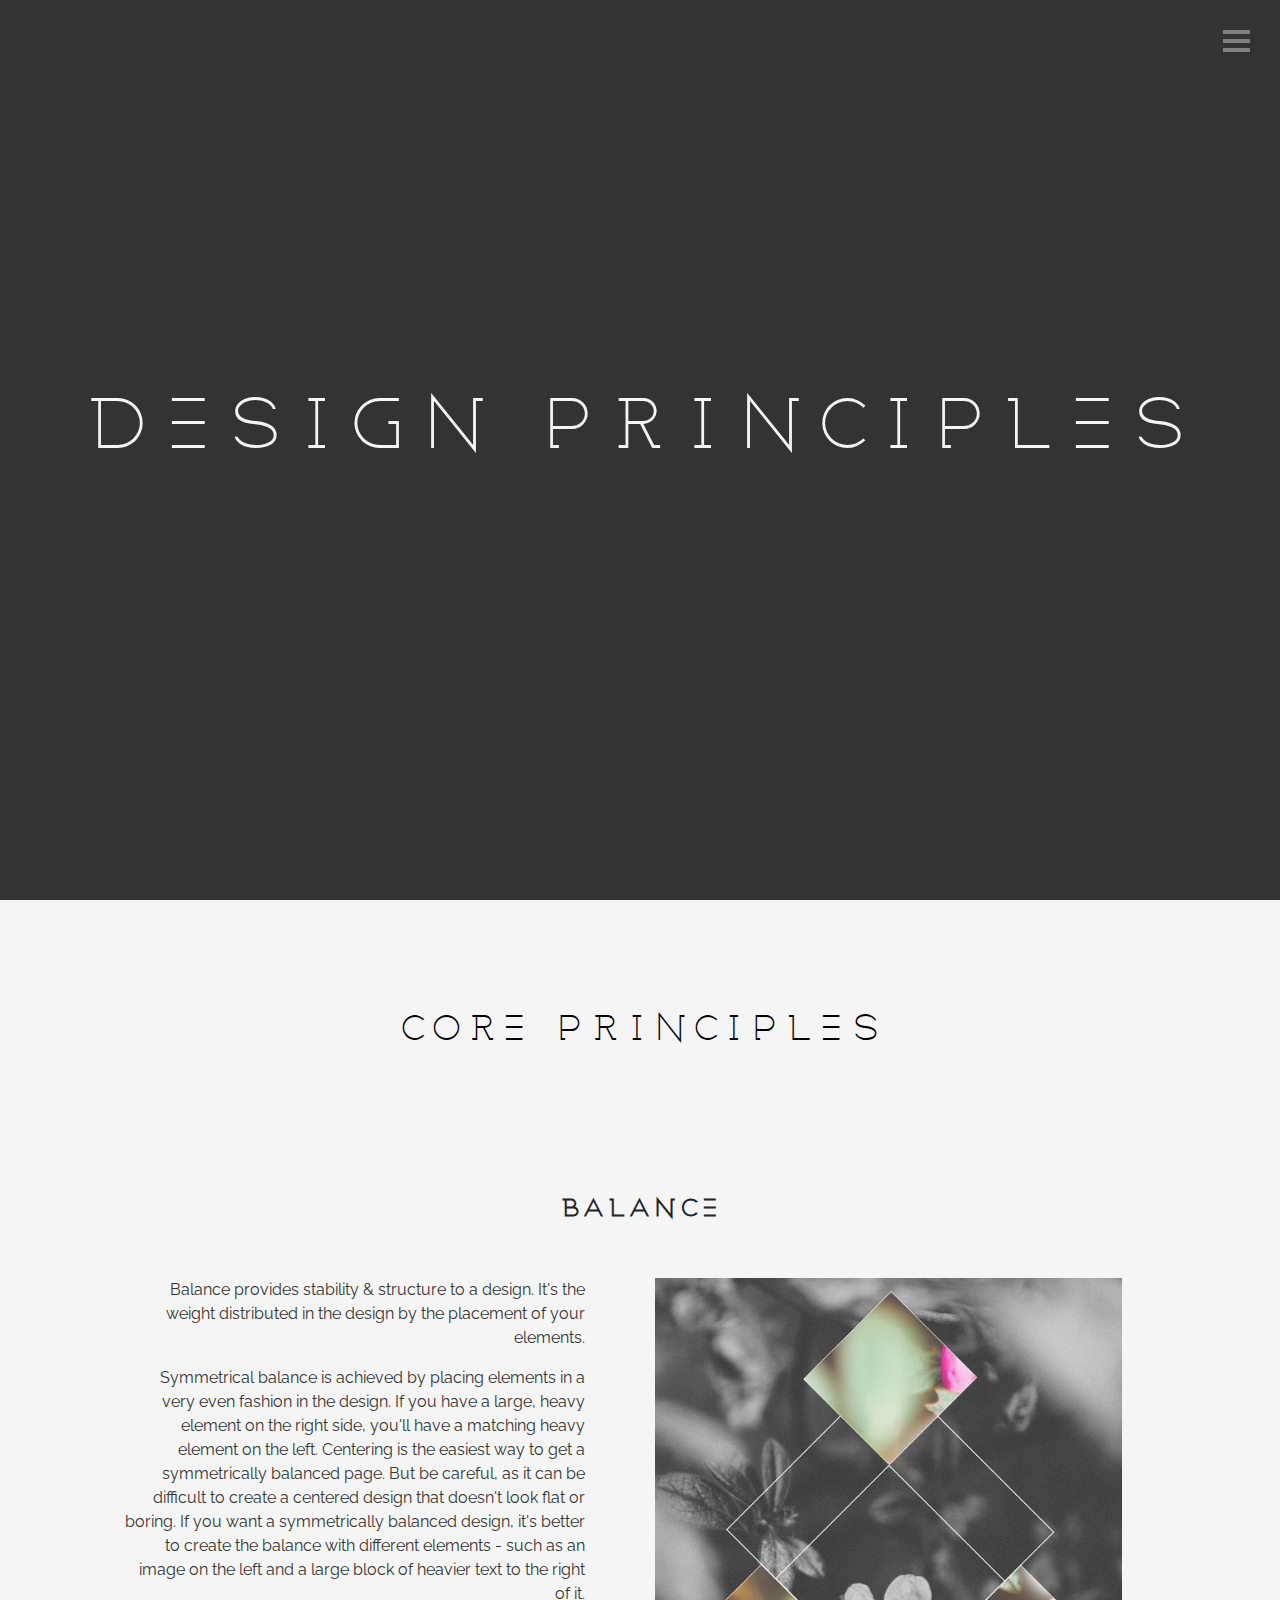
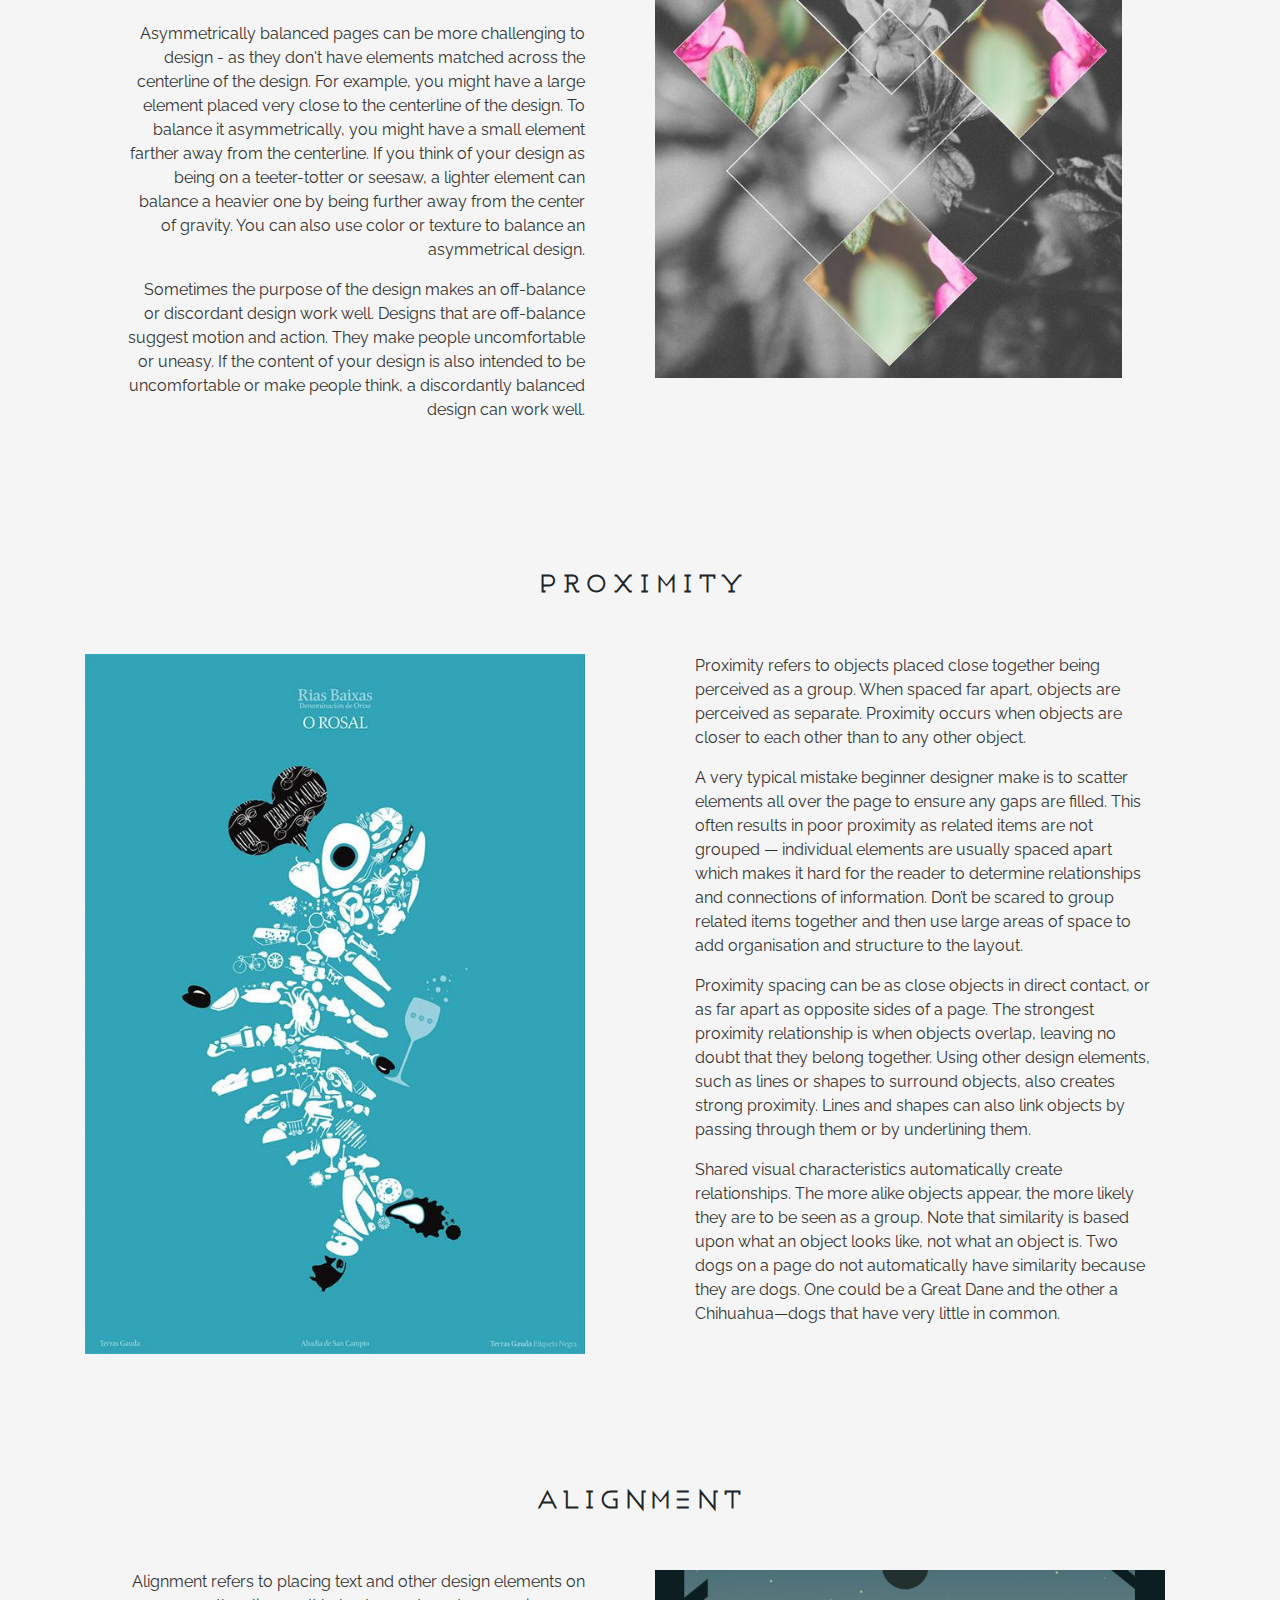
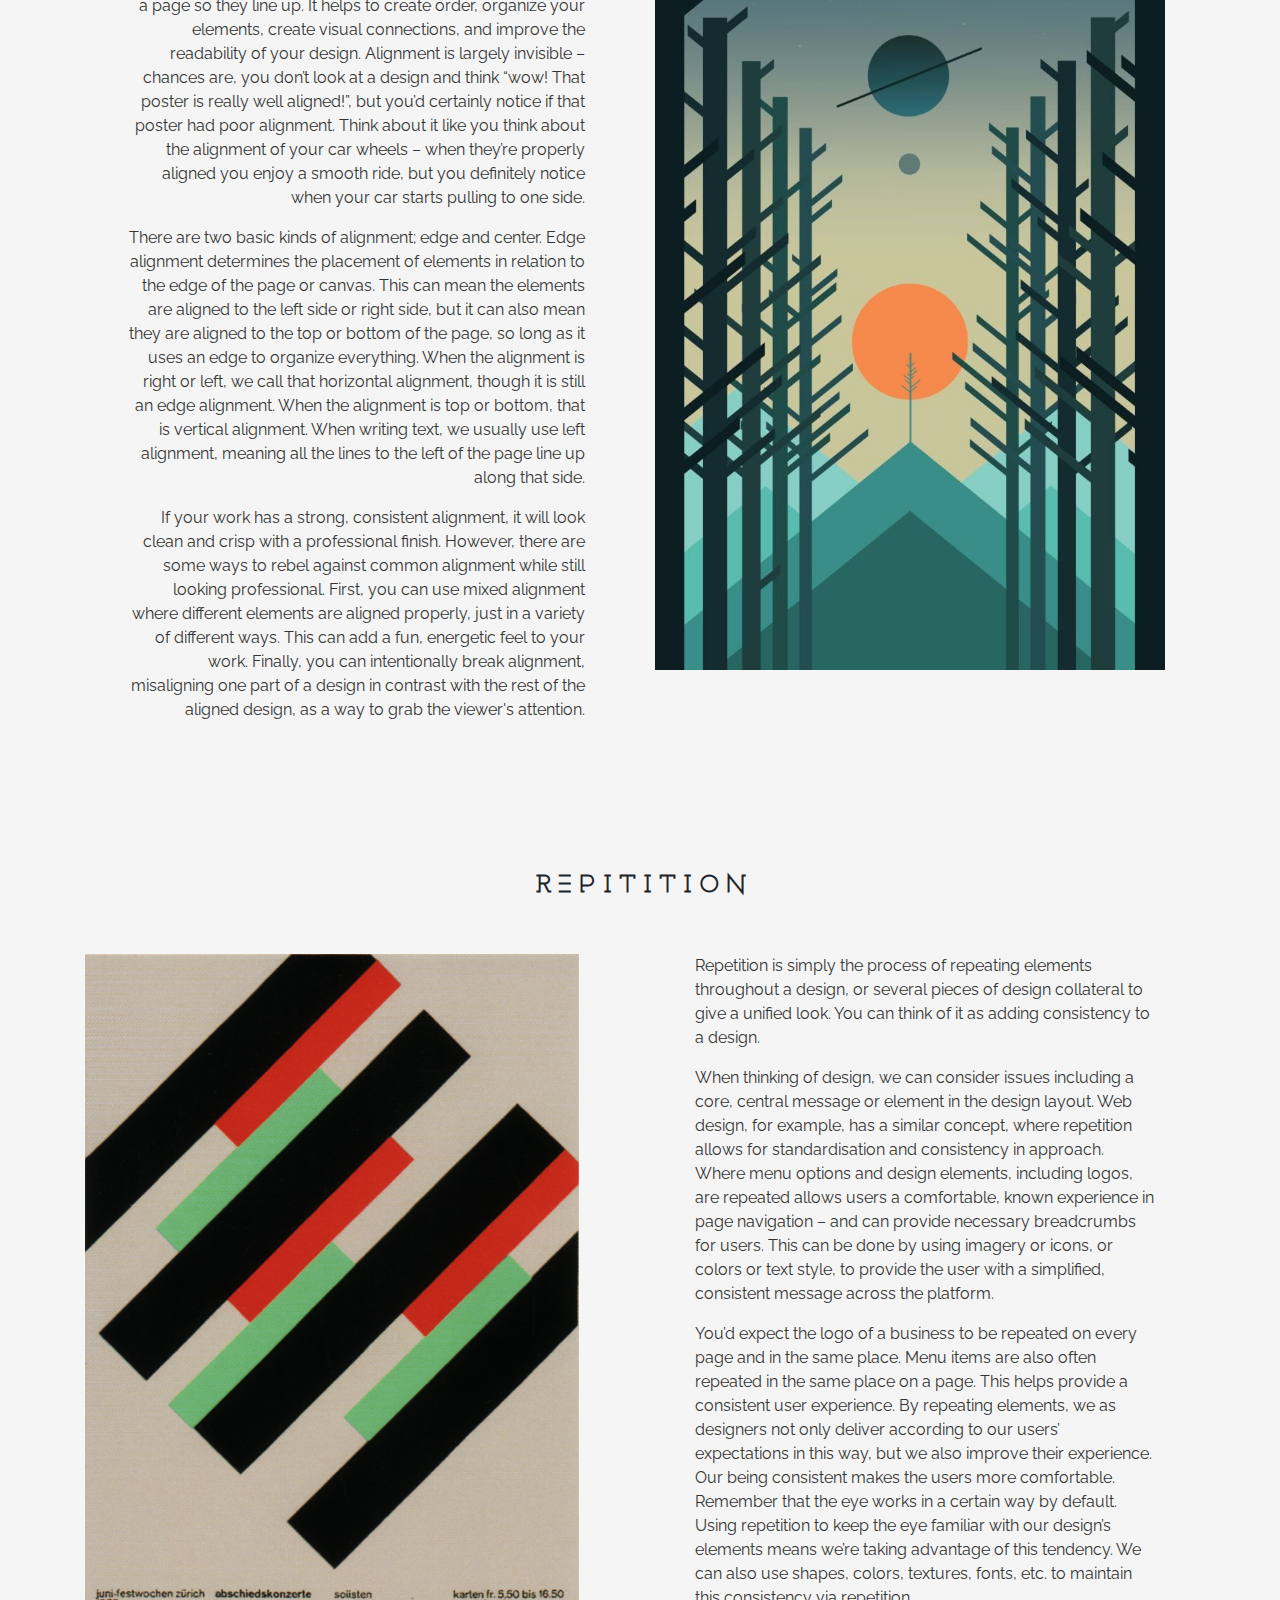
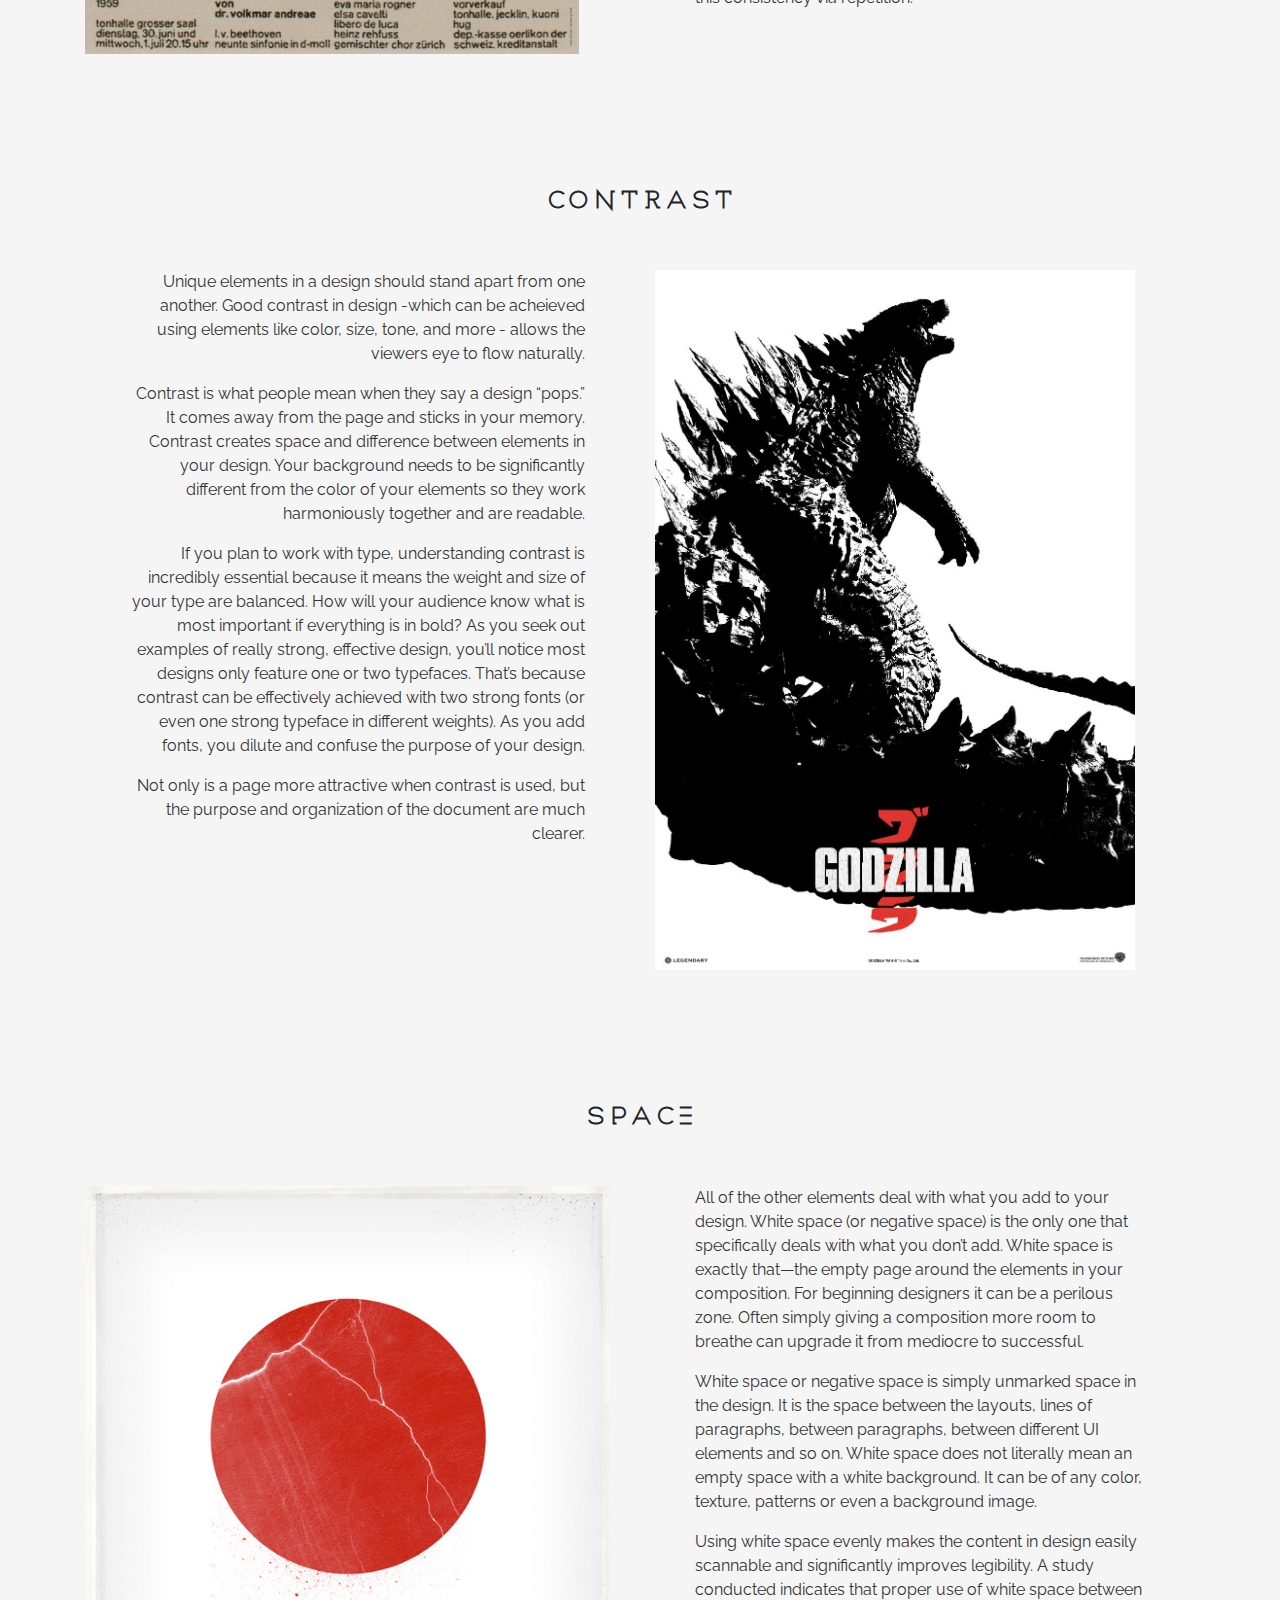
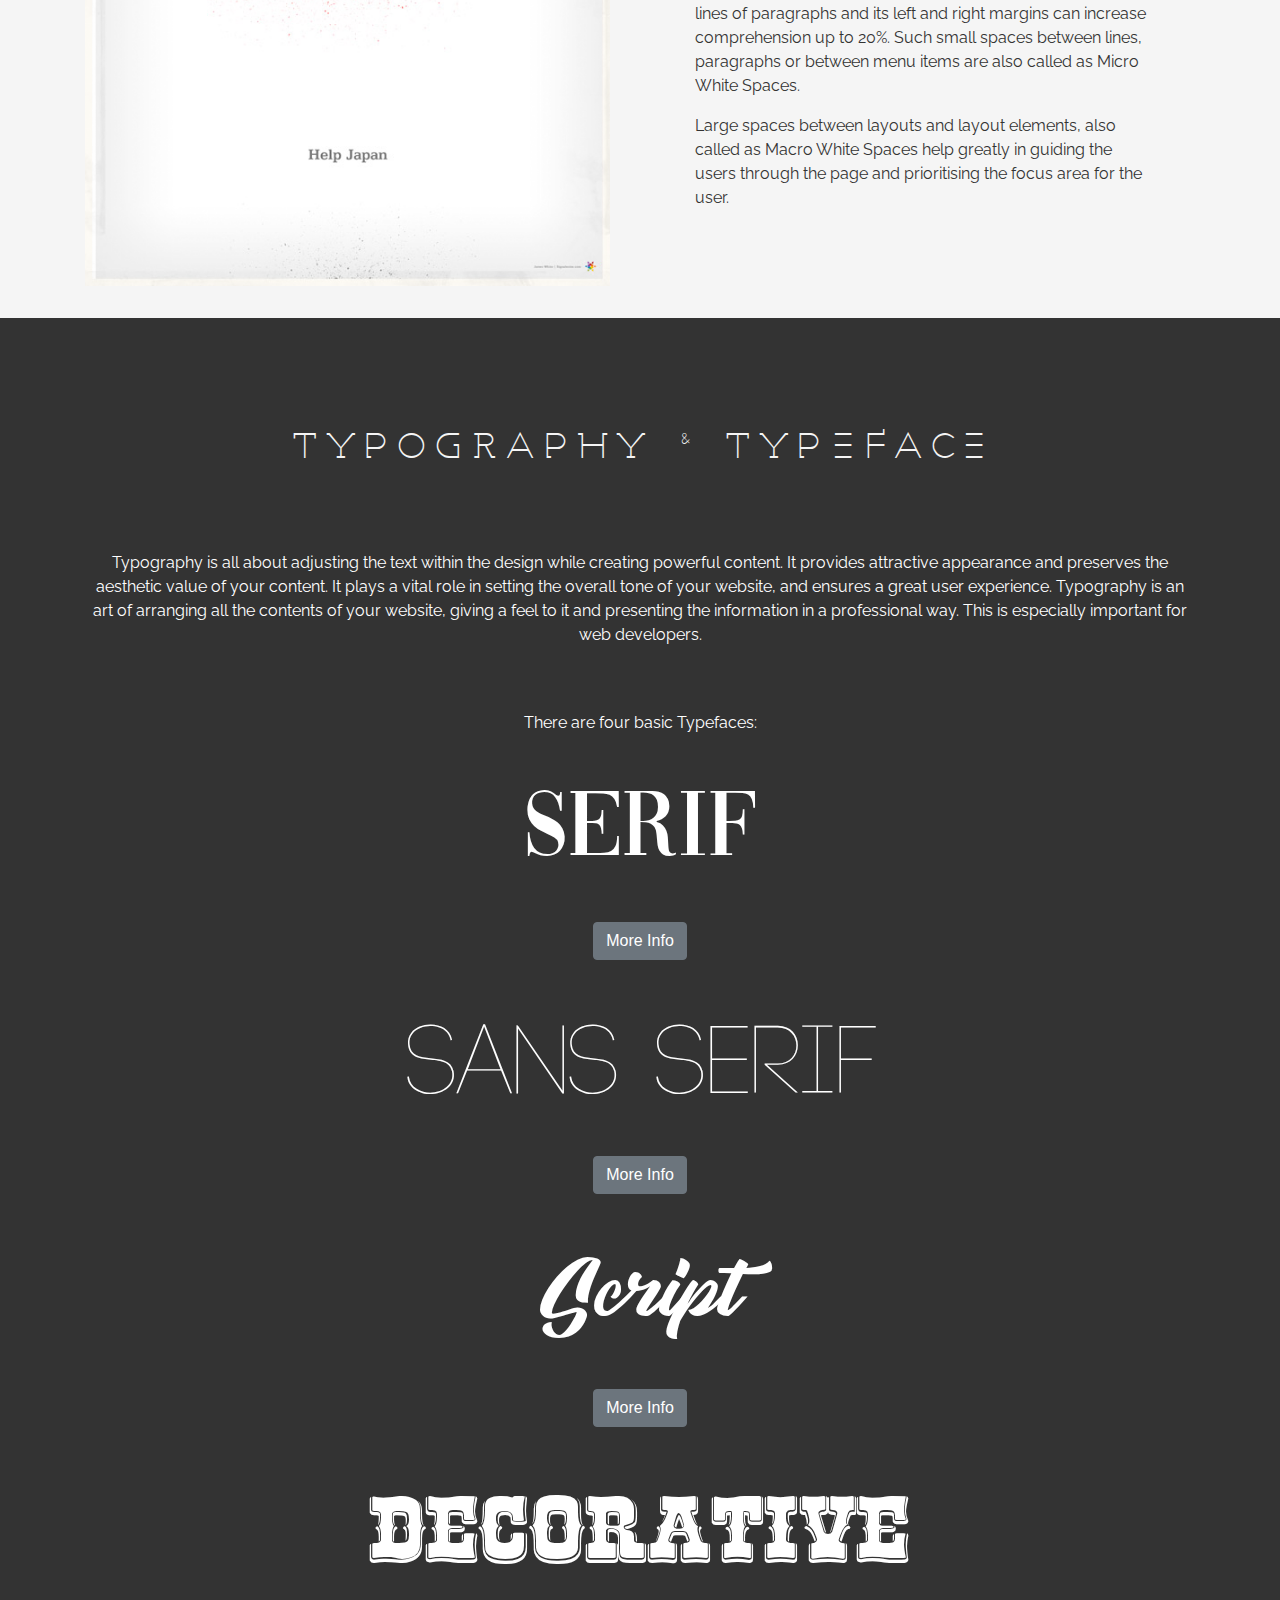
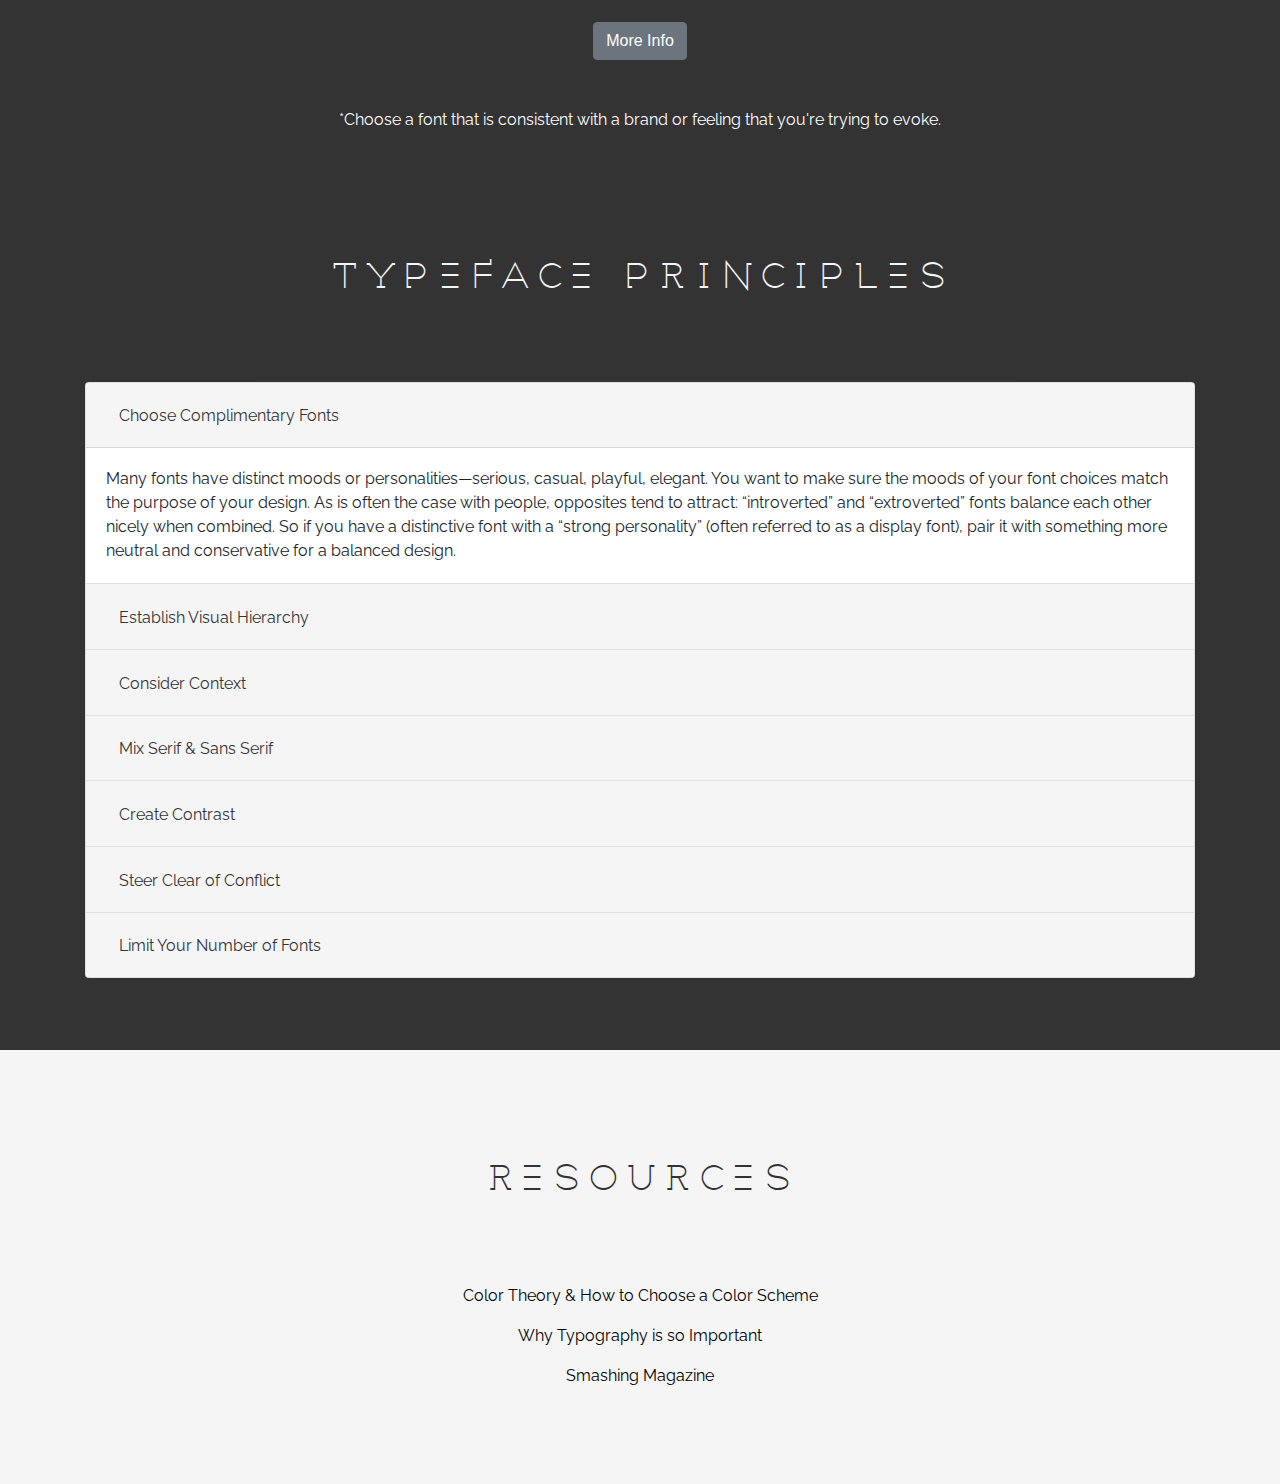
<file: public/index.html>
<!DOCTYPE html>
<html lang="en">

<head>
    <meta charset="UTF-8">
    <meta name="viewport" content="width=device-width, initial-scale=1.0">
    <meta http-equiv="X-UA-Compatible" content="ie=edge">
    <title>Design Principles</title>
    <link href="https://fonts.googleapis.com/css?family=Raleway" rel="stylesheet">
    <link rel="stylesheet" href="https://stackpath.bootstrapcdn.com/bootstrap/4.3.1/css/bootstrap.min.css"
        integrity="sha384-ggOyR0iXCbMQv3Xipma34MD+dH/1fQ784/j6cY/iJTQUOhcWr7x9JvoRxT2MZw1T" crossorigin="anonymous">
    <link rel="stylesheet" href="https://cdnjs.cloudflare.com/ajax/libs/animate.css/3.7.0/animate.min.css">
    <link rel="stylesheet" ref="text/css" href="main.css">
</head>

<body>

    <div class="header">

        <div class="wrapper">
            <h1 class="animted zoomIn">design principles</h1>
        </div>

        <div class="bars" id="nav-action">
            <span class="bar"></span>
        </div>

        <nav id="nav">
            <div class="full">
                <div class="dropdown">
                    <li><a href="#principles">principles</a></li>
                    <ul class="dropdown-content">
                        <li><a href="#balance-nav">balance</a></li>
                        <li><a href="#proximity-nav">proximity</a></li>
                        <li><a href="#alignment-nav">alignment</a></li>
                        <li><a href="#repitition-nav">repitition</a></li>
                        <li><a href="#contrast-nav">contrast</a></li>
                        <li><a href="#space-nav">space</a></li>
                    </ul>
                    <li><a href="#typeface">typeface</a></li>
                </div>
            </div>
        </nav>
    </div>


    <section class="core-principles" id="principles">
        <h1 class="core">core principles</h1>

        <br>
        <br>

        <p class="title" style="margin-bottom: 1.5em;" id="balance-nav"><strong>balance</strong></p>

        <div class="container">
            <div class="row">

                <div class="col-md-6">
                    <ul id="balance">
                        <li>
                            <p class="blurb">Balance provides stability & structure to a design. It's the weight
                                distributed in the
                                design by the placement of your elements.</p>
                            <p class="blurb">Symmetrical balance is achieved by placing elements in a very even fashion
                                in the
                                design. If you have a large, heavy element on the right side, you'll have a matching
                                heavy element
                                on the left. Centering is the easiest way to get a symmetrically balanced page. But be
                                careful, as
                                it can be difficult to create a centered design that doesn't look flat or boring. If you
                                want a
                                symmetrically balanced design, it's better to create the balance with different elements
                                - such as
                                an image on the left and a large block of heavier text to the right of it.</p>
                            <p class="blurb">Asymmetrically balanced pages can be more challenging to design - as they
                                don't have
                                elements matched across the centerline of the design. For example, you might have a
                                large element
                                placed very close to the centerline of the design. To balance it asymmetrically, you
                                might have a
                                small element farther away from the centerline. If you think of your design as being on
                                a
                                teeter-totter or seesaw, a lighter element can balance a heavier one by being further
                                away from the
                                center of gravity. You can also use color or texture to balance an asymmetrical design.
                            </p>
                            <p class="blurb">Sometimes the purpose of the design makes an off-balance or discordant
                                design work
                                well. Designs that are off-balance suggest motion and action. They make people
                                uncomfortable or
                                uneasy. If the content of your design is also intended to be uncomfortable or make
                                people think, a
                                discordantly balanced design can work well.</p>
                        </li>
                    </ul>
                </div>

                <!-- <div class="col-md-2"></div> -->

                <div class="col-md-6">
                    <img class="image" src="./images/balance.jpg">
                </div>

            </div>
        </div>

        <br>
        <br>
        <br>
        <br>
        <br>

        <p class="title" style="margin-bottom: 1.5em;" id="proximity-nav"><strong>proximity</strong></p>

        <div class="container">
            <div class="row">

                <div class="col-md-6">
                    <img class="image" src="./images/proxx.jpg">
                </div>

                <!-- <div class="col-md-2"></div> -->

                <div class="col-md-6">
                    <ul id="proximity">
                        <li>
                            <p class="blurb">Proximity refers to objects placed close together being perceived as a
                                group. When
                                spaced far apart, objects are perceived as separate. Proximity occurs when objects are
                                closer to
                                each other than to any other object.</p>
                            <p class="blurb">A very typical mistake beginner designer make is to scatter elements all
                                over the page
                                to ensure any gaps are filled. This often results in poor proximity as related items are
                                not grouped
                                — individual elements are usually spaced apart which makes it hard for the reader to
                                determine
                                relationships and connections of information. Don’t be scared to group related items
                                together and
                                then use large areas of space to add organisation and structure to the layout.</p>
                            <p class="blurb">Proximity spacing can be as close objects in direct contact, or as far
                                apart as
                                opposite sides of a page. The strongest proximity relationship is when objects overlap,
                                leaving no
                                doubt that they belong together. Using other design elements, such as lines or shapes to
                                surround
                                objects, also creates strong proximity. Lines and shapes can also link objects by
                                passing through
                                them or by underlining them.</p>
                            <p class="blurb">Shared visual characteristics automatically create relationships. The more
                                alike
                                objects appear, the more likely they are to be seen as a group. Note that similarity is
                                based upon
                                what an object looks like, not what an object is. Two dogs on a page do not
                                automatically have
                                similarity because they are dogs. One could be a Great Dane and the other a
                                Chihuahua—dogs that have
                                very little in common.</p>
                        </li>
                    </ul>
                </div>

            </div>
        </div>

        <br>
        <br>
        <br>
        <br>
        <br>

        <p class="title" style="margin-bottom: 1.5em;" id="alignment-nav"><strong>alignment</strong></p>

        <div class="container">
            <div class="row">

                <div class="col-md-6">
                    <ul id="alignment">
                        <li>
                            <p class="blurb">Alignment refers to placing text and other design elements on a page so
                                they line up.
                                It helps to create order, organize your elements, create visual connections, and improve
                                the
                                readability of your design. Alignment is largely invisible – chances are, you don’t look
                                at a design
                                and think “wow! That poster is really well aligned!”, but you’d certainly notice if that
                                poster had
                                poor alignment. Think about it like you think about the alignment of your car wheels –
                                when they’re
                                properly aligned you enjoy a smooth ride, but you definitely notice when your car starts
                                pulling to
                                one side.</p>
                            <p class="blurb">There are two basic kinds of alignment; edge and center. Edge alignment
                                determines the
                                placement of elements in relation to the edge of the page or canvas. This can mean the
                                elements are
                                aligned to the left side or right side, but it can also mean they are aligned to the top
                                or bottom
                                of the page, so long as it uses an edge to organize everything. When the alignment is
                                right or left,
                                we call that horizontal alignment, though it is still an edge alignment. When the
                                alignment is top
                                or bottom, that is vertical alignment. When writing text, we usually use left alignment,
                                meaning all
                                the lines to the left of the page line up along that side.</p>
                            <p class="blurb">If your work has a strong, consistent alignment, it will look clean and
                                crisp with a
                                professional finish. However, there are some ways to rebel against common alignment
                                while still
                                looking professional. First, you can use mixed alignment where different elements are
                                aligned
                                properly, just in a variety of different ways. This can add a fun, energetic feel to
                                your work.
                                Finally, you can intentionally break alignment, misaligning one part of a design in
                                contrast with
                                the rest of the aligned design, as a way to grab the viewer's attention.</p>
                        </li>
                    </ul>
                </div>

                <!-- <div class="col-md-2"></div> -->

                <div class="col-md-6">
                    <img class="image" src="./images/alignment.jpg">
                </div>

            </div>
        </div>

        <br>
        <br>
        <br>
        <br>
        <br>

        <p class="title" style="margin-bottom: 1.5em;" id="repitition-nav"><strong>repitition</strong></p>

        <div class="container">
            <div class="row">

                <div class="col-md-6">
                    <img class="image" src="./images/re.png">
                </div>

                <!-- <div class="col-md-2"></div> -->

                <div class="col-md-6">
                    <ul id="repitition">
                        <li>
                            <p class="blurb">Repetition is simply the process of repeating elements throughout a design,
                                or several
                                pieces of design collateral to give a unified look. You can think of it as adding
                                consistency to a
                                design.</p>
                            <p class="blurb">When thinking of design, we can consider issues including a core, central
                                message or
                                element in the design layout. Web design, for example, has a similar concept, where
                                repetition
                                allows for standardisation and consistency in approach. Where menu options and design
                                elements,
                                including logos, are repeated allows users a comfortable, known experience in page
                                navigation – and
                                can provide necessary breadcrumbs for users. This can be done by using imagery or icons,
                                or colors
                                or text style, to provide the user with a simplified, consistent message across the
                                platform.</p>
                            <p class="blurb">You’d expect the logo of a business to be repeated on every page and in the
                                same place.
                                Menu items are also often repeated in the same place on a page. This helps provide a
                                consistent user
                                experience. By repeating elements, we as designers not only deliver according to our
                                users’
                                expectations in this way, but we also improve their experience. Our being consistent
                                makes the users
                                more comfortable. Remember that the eye works in a certain way by default. Using
                                repetition to keep
                                the eye familiar with our design’s elements means we’re taking advantage of this
                                tendency. We can
                                also use shapes, colors, textures, fonts, etc. to maintain this consistency via
                                repetition.</p>
                        </li>
                    </ul>
                </div>

            </div>
        </div>

        <br>
        <br>
        <br>
        <br>
        <br>

        <p class="title" style="margin-bottom: 1.5em;" id="contrast-nav"><strong>contrast</strong></p>

        <div class="container">
            <div class="row">

                <div class="col-md-6">
                    <ul id="contrast">
                        <li>
                            <p class="blurb">Unique elements in a design should stand apart from one another. Good
                                contrast in
                                design -which can be acheieved using elements like color, size, tone, and more - allows
                                the viewers
                                eye to flow naturally.</p>
                            <p class="blurb">Contrast is what people mean when they say a design “pops.” It comes away
                                from the page
                                and sticks in your memory. Contrast creates space and difference between elements in
                                your design.
                                Your background needs to be significantly different from the color of your elements so
                                they work
                                harmoniously together and are readable.</p>
                            <p class="blurb">If you plan to work with type, understanding contrast is incredibly
                                essential because
                                it means the weight and size of your type are balanced. How will your audience know what
                                is most
                                important if everything is in bold? As you seek out examples of really strong, effective
                                design,
                                you’ll notice most designs only feature one or two typefaces. That’s because contrast
                                can be
                                effectively achieved with two strong fonts (or even one strong typeface in different
                                weights). As
                                you add fonts, you dilute and confuse the purpose of your design.</p>
                            <p class="blurb">Not only is a page more attractive when contrast is used, but the purpose
                                and organization of the document are much clearer. </p>
                        </li>
                    </ul>
                </div>

                <!-- <div class="col-md-2"></div> -->

                <div class="col-md-6">
                    <img class="image" src="./images/contrast.jpg">
                </div>

            </div>
        </div>

        <br>
        <br>
        <br>
        <br>
        <br>

        <p class="title" style="margin-bottom: 1.5em;" id="space-nav"><strong>space</strong></p>

        <div class="container" style="padding-bottom: 2em;">
            <div class="row">

                <div class="col-md-6">
                    <img class="image" src="./images/sp.png">
                </div>

                <!-- <div class="col-md-2"></div> -->

                <div class="col-md-6">
                    <ul id="space">
                        <li>
                            <p class="blurb">All of the other elements deal with what you add to your design. White
                                space (or
                                negative space) is the only one that specifically deals with what you don’t add. White
                                space is
                                exactly that—the empty page around the elements in your composition. For beginning
                                designers it can
                                be a perilous zone. Often simply giving a composition more room to breathe can upgrade
                                it from
                                mediocre to successful.</p>
                            <p class="blurb">White space or negative space is simply unmarked space in the design. It is
                                the space between the layouts, lines of paragraphs, between paragraphs, between
                                different UI elements and so on. White space does not literally mean an empty space with
                                a white background. It can be of any color, texture, patterns or even a background
                                image.</p>
                            <p class="blurb">Using white space evenly makes the content in design easily scannable and
                                significantly improves legibility. A study conducted indicates that proper use of white
                                space between lines of paragraphs and its left and right margins can increase
                                comprehension up to 20%. Such small spaces between lines, paragraphs or between menu
                                items are also called as Micro White Spaces.</p>
                            <p class="blurb">Large spaces between layouts and layout elements, also called as Macro
                                White Spaces help greatly in guiding the users through the page and prioritising the
                                focus area for the user.</p>
                        </li>
                    </ul>
                </div>

            </div>
        </div>

    </section>

    <section id="typeface">

        <h1 class="typeface-title">typography & typeface</h1>

        <div class="container">
            <div class="row">
                <div class="col-md-12">
                    <p class="type-desc">Typography is all about adjusting the text within the design while creating
                        powerful content. It provides attractive appearance and preserves the aesthetic value of your
                        content. It plays a vital role in setting the overall tone of your website, and ensures a great
                        user experience.

                        Typography is an art of arranging all the contents of your website, giving a feel to it and
                        presenting the information in a professional way. This is especially important for web
                        developers.</p>
                    <br>
                    <br>
                    <p class="type-desc">There are four basic Typefaces:</p>
                </div>
            </div>
        </div>

        <br>

        <div class="container">

            <div class="row">
                <div class="col-md-12">
                    <h1 class="serif">Serif</h1>

                    <br>

                    <div class="more-info-button">
                        <button type="button" class="btn btn-secondary" data-container="body" data-toggle="popover"
                            data-placement="right"
                            data-content="Serif fonts like Times New Roman are associated with tradition & history.">
                            More Info
                        </button>
                    </div>
                </div>
            </div>

            <br>
            <br>

            <div class="row">
                <div class="col-md-12">
                    <h1 class="sans-serif">Sans Serif</h1>

                    <br>

                    <div class="more-info-button">
                        <button type="button" class="btn btn-secondary" data-container="body" data-toggle="popover"
                            data-placement="left"
                            data-content="Sans Serif fonts evoke a modern feeling & are most common in web development beause they're generally easier to read on a computer screen.">
                            More Info
                        </button>
                    </div>
                </div>
            </div>

            <br>
            <br>

            <div class="row">
                <div class="col-md-12">
                    <h1 class="script">Script</h1>

                    <br>

                    <div class="more-info-button">
                        <button type="button" class="btn btn-secondary" data-container="body" data-toggle="popover"
                            data-placement="right"
                            data-content="Script or cursive fonts (think Coca-Cola/Cadillac) are linked to fanciness & demonstrate creativity.">
                            More Info
                        </button>
                    </div>
                </div>
            </div>

            <br>
            <br>

            <div class="row">
                <div class="col-md-12">
                    <h1 class="decorative">Decorative</h1>

                    <br>

                    <div class="more-info-button">
                        <button type="button" class="btn btn-secondary" data-container="body" data-toggle="popover"
                            data-placement="left"
                            data-content="Decorative or modern fonts evoke a feeling of progressiveness and style.">
                            More Info
                        </button>
                    </div>
                </div>
            </div>

            <br>
            <br>

            <div class="row">
                <div class="col-md-12">
                    <p class="type-desc">*Choose a font that is consistent with a brand or feeling that you're trying to
                        evoke.</p>
                </div>
            </div>


        </div>

        <h1 class="more-info" id="typeface-principles">typeface principles</h1>

        <div class="container">
            <div class="row">
                <div class="col-md-12">
                    <div class="accordion" id="accordionExample">
                        <div class="card">
                            <div class="card-header" id="headingOne">
                                <h2 class="mb-0">
                                    <button class="btn btn-link" type="button" data-toggle="collapse"
                                        data-target="#collapseOne" aria-expanded="true" aria-controls="collapseOne">
                                        Choose Complimentary Fonts
                                    </button>
                                </h2>
                            </div>

                            <div id="collapseOne" class="collapse show" aria-labelledby="headingOne"
                                data-parent="#accordionExample">
                                <div class="card-body">
                                    Many fonts have distinct moods or personalities—serious, casual, playful, elegant.
                                    You want to make sure the moods of your font choices match the purpose of your
                                    design. As is often the case with people, opposites tend to attract: “introverted”
                                    and “extroverted” fonts balance each other nicely when combined. So if you have a
                                    distinctive font with a “strong personality” (often referred to as a display font),
                                    pair it with something more neutral and conservative for a balanced design.
                                </div>
                            </div>
                        </div>
                        <div class="card">
                            <div class="card-header" id="headingTwo">
                                <h2 class="mb-0">
                                    <button class="btn btn-link collapsed" type="button" data-toggle="collapse"
                                        data-target="#collapseTwo" aria-expanded="false" aria-controls="collapseTwo">
                                        Establish Visual Hierarchy
                                    </button>
                                </h2>
                            </div>
                            <div id="collapseTwo" class="collapse" aria-labelledby="headingTwo"
                                data-parent="#accordionExample">
                                <div class="card-body">
                                    Traditional publishing formats like newspapers and magazines offer good examples of
                                    how to apply a visual hierarchy to fonts. They combine fonts in way that visually
                                    separates different textual elements like headlines, sub-headlines, body copy, and
                                    captions. Qualities such as size, boldness (also known as “weight”), and spacing
                                    (including leading, the space between lines, and kerning, the space between letters)
                                    all contribute to how the eye should navigate the page and what text should attract
                                    attention first.
                                    <br>
                                    <br>
                                    When you’re picking fonts for a project, just think about what part you want viewers
                                    to look at first. Or here’s another way of approaching it: Decide what information
                                    is essential — what must stand out at first glance (a company name, a headline, a
                                    special offer?) — and what is less important. Then, make your font style, size, and
                                    arrangement choices accordingly. The most important textual element is generally
                                    (though not always) the largest and the weightiest.
                                </div>
                            </div>
                        </div>
                        <div class="card">
                            <div class="card-header" id="headingThree">
                                <h2 class="mb-0">
                                    <button class="btn btn-link collapsed" type="button" data-toggle="collapse"
                                        data-target="#collapseThree" aria-expanded="false"
                                        aria-controls="collapseThree">
                                        Consider Context
                                    </button>
                                </h2>
                            </div>
                            <div id="collapseThree" class="collapse" aria-labelledby="headingThree"
                                data-parent="#accordionExample">
                                <div class="card-body">
                                    Where your design will appear should help you determine what fonts will work for
                                    your project. The text should be easily readable at the size it is going to be
                                    displayed, and clarity is especially important for small type.
                                    <br>
                                    <br>
                                    In addition to size, font styles also affect readability. A good starting point for
                                    choosing fonts that fit the context of your design is to match the attributes of
                                    your intended message with the perceived traits of a typeface (This ties back in
                                    with choosing complimentary fonts).
                                    <br>
                                    <br>
                                    Part of the process will be deciding whether display typefaces or more neutral fonts
                                    (or some combination of the two) are most appropriate for your project. Sometimes
                                    you’ll want something that really pops, and other times the context will require a
                                    font that’s not distracting, such as for long passages of text.
                                </div>
                            </div>
                        </div>
                        <div class="card">
                            <div class="card-header" id="headingFour">
                                <h2 class="mb-0">
                                    <button class="btn btn-link" type="button" data-toggle="collapse"
                                        data-target="#collapseFour" aria-expanded="false" aria-controls="collapseFour">
                                        Mix Serif & Sans Serif
                                    </button>
                                </h2>
                            </div>

                            <div id="collapseFour" class="collapse" aria-labelledby="headingFour"
                                data-parent="#accordionExample">
                                <div class="card-body">
                                    For large amounts of text, serif fonts are generally thought to move the eye along
                                    more effectively and increase reading speed, especially in print (though this
                                    obviously depends the characteristics of the specific font used). On the other hand,
                                    sans-serif fonts are often favored for online/on-screen text due to their simplified
                                    letterforms that display more clearly at various screen resolutions.
                                </div>
                            </div>
                        </div>
                        <div class="card">
                            <div class="card-header" id="headingFive">
                                <h2 class="mb-0">
                                    <button class="btn btn-link" type="button" data-toggle="collapse"
                                        data-target="#collapseFive" aria-expanded="false" aria-controls="collapseFive">
                                        Create Contrast
                                    </button>
                                </h2>
                            </div>

                            <div id="collapseFive" class="collapse" aria-labelledby="headingFive"
                                data-parent="#accordionExample">
                                <div class="card-body">
                                    One of the main reasons that pairing serif and sans-serif fonts works so well is
                                    that it creates contrast.
                                    <br>
                                    <br>
                                    Contrast can be achieved in a number of ways, including through style, size, weight,
                                    spacing, and color, among others. For example - a bold, chunky font can be paired
                                    with a tall, thin font—and although they’re almost complete opposites, they work
                                    nicely together in large part because they are so different.
                                </div>
                            </div>
                        </div>
                        <div class="card">
                            <div class="card-header" id="headingSix">
                                <h2 class="mb-0">
                                    <button class="btn btn-link" type="button" data-toggle="collapse"
                                        data-target="#collapseSix" aria-expanded="false" aria-controls="collapseSix">
                                        Steer Clear of Conflict
                                    </button>
                                </h2>
                            </div>

                            <div id="collapseSix" class="collapse" aria-labelledby="headingSix"
                                data-parent="#accordionExample">
                                <div class="card-body">
                                    When combining fonts, you do want contrast, but you don’t want conflict. Just
                                    because fonts are different doesn’t mean they will automatically work well together.
                                    Generally speaking, typefaces that share a couple qualities—maybe they have similar
                                    proportions, or the lowercase letters have the same height (known as “x-height”)—are
                                    more likely to look harmonious together, even if the overall appearance differs.
                                    <br>
                                    <br>
                                    A good way to see if two typefaces will work well together is to use the 'age'
                                    acronym. Lowercase a, g, and e, are the easiest letters to match when looking at
                                    fonts from different families. For the most part, if the a, g, and e, of the two
                                    fonts look similar, the fonts will compliment eachother.
                                </div>
                            </div>
                        </div>
                        <div class="card">
                            <div class="card-header" id="headingSeven">
                                <h2 class="mb-0">
                                    <button class="btn btn-link" type="button" data-toggle="collapse"
                                        data-target="#collapseSeven" aria-expanded="false"
                                        aria-controls="collapseSeven">
                                        Limit Your Number of Fonts
                                    </button>
                                </h2>
                            </div>

                            <div id="collapseSeven" class="collapse" aria-labelledby="headingSeven"
                                data-parent="#accordionExample">
                                <div class="card-body">
                                    You may have heard it said that you should keep fonts for one project to only two or
                                    three. That’s an appropriate rule of thumb in certain applications, but it is by no
                                    means a hard-and-fast rule.
                                    <br>
                                    <br>
                                    Some projects will call for more elaborate font combinations, such as if you’re
                                    replicating a certain look, like a fancy, Victorian-era design, or when you need a
                                    particularly decorative aesthetic. If you do choose to use a variety of fonts, the
                                    overall effect should be harmonious, not conflicting or cluttered.
                                    <br>
                                    <br>
                                    However, as with any design element, you can overdo it with typeface selections.
                                    Most projects will benefit from a more restrained, thoughtful approach. A good way
                                    to refine your choices is to give each font a specific role or purpose in the
                                    design. If you find yourself using an assortment of fonts, but you can’t really
                                    assign motives to your selections, then it may be time to cut back.
                                </div>
                            </div>
                        </div>
                    </div>
                </div>
            </div>
        </div>

    </section>

    <br>
    <br>
    <br>

    <section id="resources">
        <div class="container">
            <div class="row">
                <div class="col-md-12">
                    <h1 class="res-title">resources</h1>
                </div>
            </div>

            <div class="row">
                <div class="col-md-12">
                    <p class="res-desc"><a href="https://blog.hubspot.com/marketing/color-theory-design"
                            target="_blank">Color Theory & How to Choose a Color Scheme</a></p>
                    <p class="res-desc"><a href="https://www.commonplaces.com/blog/why-typography-is-so-important/"
                            target="_blank">Why Typography is so Important</a></p>
                    <p class="res-desc"><a href="https://www.smashingmagazine.com/" target="_blank">Smashing
                            Magazine</a></p>
                </div>
            </div>
        </div>
    </section>

    <!-- <nav class="navbar navbar-light bg-dark">
        <span class="navbar-text">
            ZM 2019
        </span>
    </nav> -->

    <script src="https://code.jquery.com/jquery-3.3.1.slim.min.js"
        integrity="sha384-q8i/X+965DzO0rT7abK41JStQIAqVgRVzpbzo5smXKp4YfRvH+8abtTE1Pi6jizo" crossorigin="anonymous">
    </script>
    <script src="https://cdnjs.cloudflare.com/ajax/libs/popper.js/1.14.7/umd/popper.min.js"
        integrity="sha384-UO2eT0CpHqdSJQ6hJty5KVphtPhzWj9WO1clHTMGa3JDZwrnQq4sF86dIHNDz0W1" crossorigin="anonymous">
    </script>
    <script src="https://stackpath.bootstrapcdn.com/bootstrap/4.3.1/js/bootstrap.min.js"
        integrity="sha384-JjSmVgyd0p3pXB1rRibZUAYoIIy6OrQ6VrjIEaFf/nJGzIxFDsf4x0xIM+B07jRM" crossorigin="anonymous">
    </script>
    <script src="main.js"></script>
</body>

</html>
</file>
<file: public/main.css>
body {
    margin: 0;
    padding: 0;
    overflow-x: hidden;
    background-color: #333;
}

/* FONTS */

@font-face {
    font-family: wicked;
    src: url(./fonts/WICKED_T_3rd.ttf);
}

@font-face {
    font-family: vogue;
    src: url(./fonts/Vogue.ttf);
}

@font-face {
    font-family: code;
    src: url(./fonts/CODE\ Light.otf);
}

@font-face {
    font-family: high;
    src: url(./fonts/High-Amelliya.ttf);
}

@font-face {
    font-family: rio;
    src: url(./fonts/RioGrande.ttf);
}

/* HEADER */

.header {
    height: 100vh;
    width: 100vw;
}

.wrapper {
    position: absolute;
    left: 0;
    top: 40%;
    width: 100vw;
    text-align: center;
    font-size: 3em;
}

.wrapper h1 {
    animation-name: zoomIn;
    animation-duration: 10s;
    font-family: wicked;
    color: whitesmoke;
    font-size: 2em;
}

.line {
    width: 5em;
    height: 3px;
    background-color: black;
}

/* NAVBAR BARS */

.bars {
    position: absolute;
    width: 27px;
    height: 27px;
    top: 30px;
    right: 30px;
    cursor: pointer;
    z-index: 101;
    padding-top: 9px;
}

.bar {
    width: 100%;
    height: 4px;
    background-color: grey;
    position: absolute;
}

span::before,
span::after {
    content: "";
    display: block;
    background-color: grey;
    width: 100%;
    height: 4px;
    position: absolute;
}

.bar::before {
    transform: translateY(-9px);
}

.bar::after {
    transform: translateY(9px);
}

.bars.active .bar {
    background-color: transparent;
}

.bars.active span::before {
    animation: top-bar 1s;
    animation-fill-mode: forwards;
}

.bars.active span::after {
    animation: bottom-bar 1s;
    animation-fill-mode: forwards;
}

@keyframes top-bar {
    50% {
        transform: translateY(0);
    }

    100% {
        transform: rotate(45deg) translateY(0);
    }
}

@keyframes bottom-bar {
    50% {
        transform: translateY(0);
    }

    100% {
        transform: rotate(-45deg) translateY(0);
    }
}

/* NAVBAR */

#nav {
    position: absolute;
    top: 0;
    bottom: 0;
    left: 0;
    right: 0;
    transition: all 1s;
    z-index: -1;
    overflow: hidden;
    opacity: 0;
    width: 100vw;
    height: 100vh;
    background-color: whitesmoke;
}

#nav .dropdown {
    position: absolute;
    top: 20%;
    left: 0;
    font-size: 3em;
    text-align: center;
    width: 100vw;
    font-family: wicked;
}



.visible {
    z-index: 100 !important;
    opacity: 1 !important;
}

.dropdown {
    position: relative;
    display: inline-block;
}

li {
    list-style-type: none;
    color: #333;
}

.dropdown-content a {
    color: #333;
    ;
    text-decoration: none;
    font-size: 20px;
    margin-left: -40px;
}

.dropdown a {
    list-style-type: none;
    text-decoration: none;
    color: #333;
}

/* DESIGN PRINCIPLES */

.core-principles {
    /* height: 100vh;  */
    width: 100%;
    /* background-image: linear-gradient(to bottom, white, grey); */
    background-color: whitesmoke;
}

.core {
    text-align: center;
    padding: 2em 0 1.5em 0;
    /* margin-left: 2em; */
    font-family: wicked;
    font-size: 3em;
    color: black;
}

.title {
    font-family: wicked;
    font-size: 2em;
    text-align: center;
}

#balance {
    width: 500px;
}

#balance .blurb {
    font-family: 'Raleway', sans-serif;
    text-align: right;
}

#proximity {
    width: 500px;
}

#proximity .blurb {
    font-family: 'Raleway', sans-serif;
}

#alignment {
    width: 500px;
}

#alignment .blurb {
    font-family: 'Raleway', sans-serif;
    text-align: right;
}

#repitition {
    width: 500px;
}

#repitition .blurb {
    font-family: 'Raleway', sans-serif;
}

#contrast {
    width: 500px;
}

#contrast .blurb {
    font-family: 'Raleway', sans-serif;
    text-align: right;
}

#space {
    width: 500px;
}

#space .blurb {
    font-family: 'Raleway', sans-serif;
}

/* IMAGES */

.image {
    width: auto;
    height: 700px;
}

/* TYPEFACE */

.typeface-title {
    text-align: center;
    padding: 2em 0 1.5em 0;
    /* margin-left: 2em; */
    font-family: wicked;
    font-size: 3em;
    color: whitesmoke;
}

.type-desc {
    color: white;
    font-family: 'Raleway', sans-serif;
    text-align: center;
}

.serif {
    font-family: vogue;
    font-size: 6em;
    color: white;
    text-align: center;
}

.more-info-button {
    display: flex;
    align-items: center;
    justify-content: center;
}

.sans-serif {
    font-family: code;
    font-size: 6em;
    color: white;
    text-align: center;
}

.script {
    font-family: high;
    font-size: 6em;
    color: white;
    text-align: center;
}

.decorative {
    font-family: rio;
    font-size: 6em;
    color: white;
    text-align: center;
}

.more-info {
    text-align: center;
    padding: 2em 0 1.5em 0;
    /* margin-left: 2em; */
    font-family: wicked;
    font-size: 3em;
    color: whitesmoke;
}

.card-header {
    font-family: 'Raleway', sans-serif;
    text-decoration: none;
    list-style-type: none;
    background-color: whitesmoke;
}

.btn-link {
    color: #333;
    text-decoration: none;
}

.btn-link:focus {
    text-decoration: none;
}

.btn-link:hover {
    color: black;
    text-decoration: none;
}

.card-body {
    font-family: 'Raleway', sans-serif;
}

/* RESOURCES */

#resources {
    background-color: whitesmoke;
    padding-bottom: 5em;
}

.res-title {
    text-align: center;
    padding: 2em 0 1.5em 0;
    /* margin-left: 2em; */
    font-family: wicked;
    font-size: 3em;
    color: #333;
}

.res-desc {
    font-family: 'Raleway', sans-serif;
    text-align: center;
}

.res-desc a {
    color: black;
}

/* FOOTER */

.navbar-light .navbar-text {
    color: white;
}

.bg-dark {
    background-color: lightgrey !important;
}

.navbar {
    display: flex;
    align-content: center;
    position: relative;
    justify-content: center;
    font-family: 'Raleway', sans-serif;
    font-size: 12px;
}

/* MEDIA QUERIES */


@media all and (max-width: 1199px) {
    .image {
        width: auto;
        height: 600px;
        display: block;
        margin: 0 auto;
    }

    .blurb {
        font-size: 12px;
        display: block;
        margin: 0 auto;
    }

    #balance {
        width: 400px;
        /* margin: auto; */
    }

    #balance .blurb {
        /* text-align: center; */
        font-size: 14px;
        /* margin: auto; */
    }

    #proximity {
        width: 400px;
        /* display: block;
        margin: 0 auto; */
    }

    #proximity .blurb {
        /* text-align: center; */
        font-size: 14px;
        /* display: block;
        margin: 0 auto; */
    }

    #alignment {
        width: 400px;
        /* display: block;
        margin: 0 auto; */
    }

    #alignment .blurb {
        /* text-align: center; */
        font-size: 14px;
        /* display: block;
        margin: 0 auto; */
    }

    #repitition {
        width: 400px;
        /* display: block;
        margin: 0 auto; */
    }

    #repitition .blurb {
        /* text-align: center; */
        font-size: 14px;
        /* display: block;
        margin: 0 auto; */
    }

    #contrast {
        width: 400px;
        /* display: block;
        margin: 0 auto; */
    }

    #contrast .blurb {
        /* text-align: center; */
        font-size: 14px;
        /* display: block;
        margin: 0 auto; */
    }

    #space {
        width: 400px;
        /* display: block;
        margin: 0 auto; */
    }

    #space .blurb {
        /* text-align: center; */
        font-size: 14px;
        /* display: block;
        margin: 0 auto; */
    }

    .decorative {
        font-size: 3.5em;
        /* display: block;
        margin: 0 auto; */
    }

    .wrapper h1 {
        font-size: 1.5em;
        text-align: center;
    }
}

@media all and (max-width: 991px) {
    .image {
        width: auto;
        height: 500px;
        display: block;
        margin: 0 auto;
    }

    .blurb {
        font-size: 12px;
        display: block;
        margin: 0 auto;
    }

    #balance {
        width: 300px;
        /* margin: auto; */
    }

    #balance .blurb {
        /* text-align: center; */
        /* margin: auto; */
    }

    #proximity {
        width: 300px;
        /* display: block;
        margin: 0 auto; */
    }

    #proximity .blurb {
        /* text-align: center; */
        /* display: block;
        margin: 0 auto; */
    }

    #alignment {
        width: 300px;
        /* display: block;
        margin: 0 auto; */
    }

    #alignment .blurb {
        /* text-align: center; */
        /* display: block;
        margin: 0 auto; */
    }

    #repitition {
        width: 300px;
        /* display: block;
        margin: 0 auto; */
    }

    #repitition .blurb {
        /* text-align: center; */
        /* display: block;
        margin: 0 auto; */
    }

    #contrast {
        width: 300px;
        /* display: block;
        margin: 0 auto; */
    }

    #contrast .blurb {
        /* text-align: center; */
        /* display: block;
        margin: 0 auto; */
    }

    #space {
        width: 300px;
        /* display: block;
        margin: 0 auto; */
    }

    #space .blurb {
        /* text-align: center; */
        /* display: block;
        margin: 0 auto; */
    }

    .decorative {
        font-size: 3.5em;
        /* display: block;
        margin: 0 auto; */
    }

    .wrapper h1 {
        font-size: 1.3em;
        text-align: center;
    }
}

@media all and (max-width: 768px) {
    .image {
        width: auto;
        height: 400px;
        display: none;
        visibility: none;
        margin: 0 auto;
    }

    .blurb {
        font-size: 12px;
        display: block;
        margin: 0 auto;
    }

    #balance {
        width: 400px;
        /* margin: auto; */
    }

    #balance .blurb {
        text-align: center;
        /* margin: auto; */
    }

    #proximity {
        width: 400px;
        /* display: block;
        margin: 0 auto; */
    }

    #proximity .blurb {
        text-align: center;
        /* display: block;
        margin: 0 auto; */
    }

    #alignment {
        width: 400px;
        /* display: block;
        margin: 0 auto; */
    }

    #alignment .blurb {
        text-align: center;
        /* display: block;
        margin: 0 auto; */
    }

    #repitition {
        width: 400px;
        /* display: block;
        margin: 0 auto; */
    }

    #repitition .blurb {
        text-align: center;
        /* display: block;
        margin: 0 auto; */
    }

    #contrast {
        width: 400px;
        /* display: block;
        margin: 0 auto; */
    }

    #contrast .blurb {
        text-align: center;
        /* display: block;
        margin: 0 auto; */
    }

    #space {
        width: 400px;
        /* display: block;
        margin: 0 auto; */
    }

    #space .blurb {
        text-align: center;
        /* display: block;
        margin: 0 auto; */
    }

    .decorative {
        font-size: 3.5em;
        /* display: block;
        margin: 0 auto; */
    }

    .wrapper h1 {
        font-size: 1.5em;
        text-align: center;
    }

    .col-md-6 {
        display: block;
        margin: 0 auto;
    }
}

@media all and (min-width: 375px) and (max-width: 575px) {
    .image {
        width: auto;
        height: 400px;
        display: none;
        visibility: none;
        margin: 0 auto;
    }

    .blurb {
        font-size: 12px;
        display: block;
        margin: 0 auto;
    }

    #balance {
        width: 400px;
        /* margin: auto; */
    }

    #balance .blurb {
        text-align: center;
        /* margin: auto; */
    }

    #proximity {
        width: 400px;
        /* display: block;
        margin: 0 auto; */
    }

    #proximity .blurb {
        text-align: center;
        /* display: block;
        margin: 0 auto; */
    }

    #alignment {
        width: 400px;
        /* display: block;
        margin: 0 auto; */
    }

    #alignment .blurb {
        text-align: center;
        /* display: block;
        margin: 0 auto; */
    }

    #repitition {
        width: 400px;
        /* display: block;
        margin: 0 auto; */
    }

    #repitition .blurb {
        text-align: center;
        /* display: block;
        margin: 0 auto; */
    }

    #contrast {
        width: 400px;
        /* display: block;
        margin: 0 auto; */
    }

    #contrast .blurb {
        text-align: center;
        /* display: block;
        margin: 0 auto; */
    }

    #space {
        width: 400px;
        /* display: block;
        margin: 0 auto; */
    }

    #space .blurb {
        text-align: center;
        /* display: block;
        margin: 0 auto; */
    }

    .decorative {
        font-size: 3.5em;
        /* display: block;
        margin: 0 auto; */
    }

    .wrapper h1 {
        font-size: 1.5em;
        text-align: center;
    }

    .col-md-6 {
        display: block;
        margin: 0 auto;
    }
}

@media only screen and (min-device-width : 375px) and (max-device-width : 812px) and (-webkit-device-pixel-ratio : 3) {
    .image {
        width: auto;
        height: 400px;
        display: block;
        margin: 0 auto;
    }

    .blurb {
        font-size: 12px;
    }

    #balance {
        width: 300px;
    }

    #balance .blurb {
        text-align: center;
    }

    #proximity {
        width: 300px;
    }

    #proximity .blurb {
        text-align: center;
    }

    #alignment {
        width: 300px;
    }

    #alignment .blurb {
        text-align: center;
    }

    #repitition {
        width: 300px;
    }

    #repitition .blurb {
        text-align: center;
    }

    #contrast {
        width: 300px;
    }

    #contrast .blurb {
        text-align: center;
    }

    #space {
        width: 300px;
    }

    #space .blurb {
        text-align: center;
    }

    .decorative {
        font-size: 3.5em;
    }

    .wrapper h1 {
        font-size: 1em;
        text-align: center;
    }

    #rev {
        flex-direction: row-reverse;
    }
}
</file>
